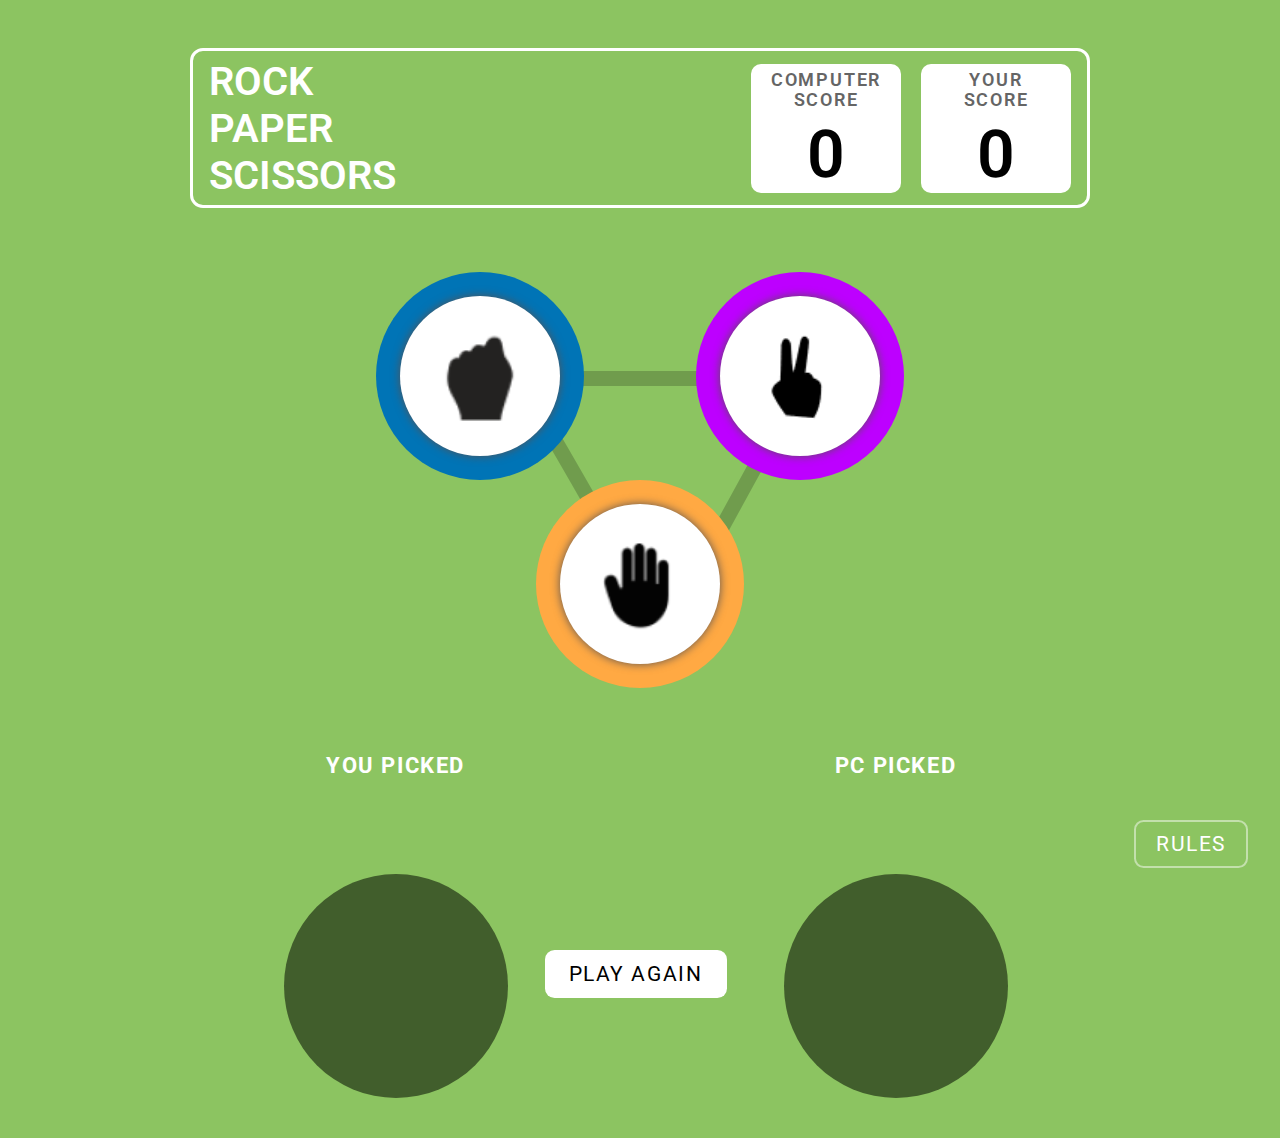
<file: index.html>
<!DOCTYPE html>
<html lang="en">

<head>
    <meta charset="UTF-8">
    <meta name="viewport" content="width=device-width, initial-scale=1.0">
    <title>Rock Paper Scissors Game</title>
    <link rel="stylesheet" href="style.css">
</head>

<body class="preload">

    <div class="container">
        <header class="header">
            <div class="logo">
                <p>Rock</p>
                <p>Paper</p>
                <p>Scissors</p>
            </div>

            <div class="score-container">
                <div class="score">
                    <div class="score-title">
                        <p>computer</p>
                        <p>score</p>
                    </div>
                    <div class="score-num">0</div>
                </div>
                <div class="score">
                    <div class="score-title">
                        <p>your</p>
                        <p>score</p>
                    </div>
                    <div class="score-num">0</div>
                </div>
            </div>

        </header>
    </div>

    <section class="game">
        <button class="choice-btn" data-choice="paper">
            <div class="choice paper">
                <img src="img/icon-paper.png">
            </div>
        </button>
        <button class="choice-btn" data-choice="scissors">
            <div class="choice scissors" >
                <img src="img/icon-scissors.png">
            </div>
        </button>
        <button class="choice-btn" data-choice="rock">
            <div class="choice rock" >
                <img src="img/icon-rock.png">
            </div>
        </button>
    </section>

    <section class="results hidden">
        <h2 class="results-heading">you picked</h2>
        <h2 class="results-heading">pc picked</h2>
        <div class="results-result"></div>
        <div class="results-winner hidden">
            <h2 class="results-text"></h2>
            <button class="play-again">Play again</button>
        </div>
        <div class="results-result"></div>

    </section>
    <!-- Rules Button  -->
    <button class="rules-btn">rules</button>

    <div class="rules-container">
        <h1>Game Rules</h1>
        <ul>
            <li>Rock beats scissors, scissors beat paper, and paper beats rock.</li>
            <li>Agree ahead of time whether you’ll count off “rock, paper, scissors, shoot” or just “rock, paper,
                scissors.”</li>
            <li>Use rock, paper, scissors to settle minor decisions or simply play to pass the time</li>
            <li>If both players lay down the same hand, each player lays down another hand</li>
        </ul>
        <button class="close-btn">X</button>
    </div>


    <script src="script.js"></script>
</body>

</html>
</file>
<file: style.css>
/* Font */
@import url('https://fonts.googleapis.com/css2?family=Roboto:wght@400;500;700&display=swap');

/* Reset  */
* {
    margin: 0;
    padding: 0;
    box-sizing: border-box;
}

body {
    font-family: "Roboto", sans-serif;
    background-color: #8CC461;
    /* background: radial-gradient(at top, #ac0000, #f12828); */
    min-height: 100vh;
    text-transform: uppercase;
    color: white;

}

/* Main Content */
.container {
    position: relative;
    max-width: 900px;
    margin: auto;
    padding-top: 3rem;

}

.header {
    display: flex;
    justify-content: space-between;
    align-items: center;
    height: 160px;
    border: 3px solid white;
    border-radius: 13px;
    padding: 1rem;

}

.logo p {
    font-size: 40px;
    color: white;
    font-weight: 600;
}

.score-container {
    display: flex;
    gap: 20px;

}

.score {
    display: flex;
    flex-direction: column;
    align-items: center;
    justify-content: center;
    background: white;
    border-radius: 10px;
    width: 150px;
}

.score-title {
    font-size: 1.1rem;
    letter-spacing: 0.1em;
    color: #656565;
    text-align: center;
    font-weight: 600;
    padding: 6px;
}

.score-num {
    font-size: 4.1rem;
    font-weight: 600;
    color: black;

}

/* Game */

.game {
    position: relative;
    display: grid;
    grid-template-columns: repeat(2, 1fr);
    grid-template-areas:
        "rock scissors"
        "paper paper";
    ;
    place-items: center;
    height: 30rem;
    width: 50%;
    margin: auto;
    padding-top: 4rem;
}

.game::before {
    content: "";
    position: absolute;
    width: 50%;
    height: 75%;
    left: 30%;
    top: 34%;
    background: url('img/bg-triangle.svg') no-repeat;
    z-index: -1;
}

.choice-btn {
    border: none;
    outline: none;
    background: none;
    cursor: pointer;

}

.choice {
    position: relative;
    width: 10rem;
    height: 10rem;
    background: white;
    border-radius: 50%;
    display: grid;
    place-items: center;
    box-shadow: 0px 0px 10px #595252;
}

.choice::before,
.choice::after {
    content: "";
    position: absolute;
    width: 130%;
    height: 130%;
    left: -15%;
    right: -15%;
    border-radius: 50%;
    z-index: -1;
}

.choice::after {
    opacity: 1;
    transition: opacity 0.4s ease;
}

.choice-btn:focus .choice::after {
    opacity: 1;
    box-shadow: 0 0 0 2rem rgb(94, 184, 94);
    z-index: -2;
}

.choice img {
    transform: scale(1.5);
  }

.choice.rock::before {
    background: #0074B6;
}

.choice.scissors::before {
    background: #BD00FF;
}

.choice.paper::before {
    background: #FFA943;
}

.choice-btn[data-choice="paper"] {
    grid-area: paper;
}

.choice-btn[data-choice="scissors"] {
    grid-area: scissors;
}

.choice-btn[data-choice="rock"] {
    grid-area: rock;
}

/* Results */
.results {
    display: grid;
    grid-template-columns: repeat(2. 1fr);
    place-items: center;
    grid-template-areas:
        "you-title pc-title"
        "you-picked pc-picked";
    max-width: 1000px;
    margin: 0 auto;
}

.results-heading{
    font-size: 1.4rem;
    letter-spacing: 0.1rem;
    padding: 4rem 0 8rem;
}
.results-result{
    min-width: 10rem;
    min-height: 10rem;
    background: rgba(5, 12, 1, 0.555);
    border-radius: 50%;
    transform: scale(1.4);
    z-index: -1;
}
.results-heading:first-of-type {
    grid-area: you-title;
}
.results-heading:last-of-type {
    grid-area: pc-title;
}
.results-result:first-of-type {
    grid-area: you-picked;
}
.results-result:last-of-type {
    grid-area: pc-picked;
}

.results.show-winner{
    grid-template-columns: repeat(3, 1fr);
    grid-template-areas: 
    "you-title . pc-title"
    "you-picked result-winner pc-picked";
}

.winner .choice::after {
    box-shadow: 0 0 0 40px #293251, 0 0 0 80px #232c4b, 0 0 0 130px #1e2949;
    /* background: url('img/Winnerhighlight.png'); */
    animation: winner 1s ease forwards;
    opacity: 1;
  }
  
  @keyframes winner {
    from {
      opacity: 0;
    }
    to {
      opacity: 1;
    }
  }

.results-winner{
    /* grid-area: result-winner;
    display: grid;
    place-items: center; */
    position: relative;
    left: 240px;
    bottom: 140px;
}
.results-text{
    font-size: 3.5rem;
    padding-bottom: 1.5rem;
}
.play-again{
    background: white;
    outline: none;
    border: 2px solid transparent;
    border-radius: 0.6rem;
    color: black;
    padding: 10px 22px;
    font-family: inherit;
    text-transform: inherit;
    font-size: 1.3rem;
    letter-spacing: 0.1rem;
    cursor: pointer;
}
.play-again:focus{
    border: 2px solid rgba(0, 0, 0, 0.329);
}
/* Rules Button */

.rules-container {
    width: 300px;
    position: absolute;
    right: 3rem;
    top: 17rem;
    border: 7px solid white;
    border-radius: 13px;
    background-color: #004429;
    padding: 2rem;
    color: white;
    opacity: 0;
    transition: opacity 0.3s ease-in-out;
    /* pointer-events: none; */
}

.rules-container h1 {
    padding-bottom: 16px;
    text-align: center;
    text-transform: capitalize;
}

.rules-container ul {
    list-style-image: url(img/Rectangle\ 5.png);
    display: flex;
    flex-direction: column;
    gap: 1rem;
}

.rules-container ul li {
    line-height: 1rem;
    font-size: 13px;
    text-transform: initial;
}

.rules-btn {
    position: absolute;
    bottom: 2rem;
    right: 2rem;
    background: none;
    outline: none;
    border: 2px solid rgba(255, 255, 255, 0.479);
    border-radius: 0.6rem;
    color: white;
    padding: 10px 20px;
    font-family: inherit;
    text-transform: inherit;
    font-size: 1.3rem;
    letter-spacing: 0.1rem;
    cursor: pointer;

}

.rules-btn:focus {
    border: 2px solid white;
}

.close-btn {
    position: absolute;
    top: -32px;
    right: -26px;
    width: 4rem;
    height: 4rem;
    border: 6px solid white;
    border-radius: 50%;
    color: white;
    background-color: red;
    font-size: 2.4rem;
    font-weight: 600;
    display: flex;
    justify-content: center;
    align-items: center;
    cursor: pointer;
}

.show-rules {
    opacity: 1;
    /* pointer-events: initial; */
}


/* Utilities */

.preload {
    transform: none;
}

.hidden{
    /* display: none; */
}
</file>
